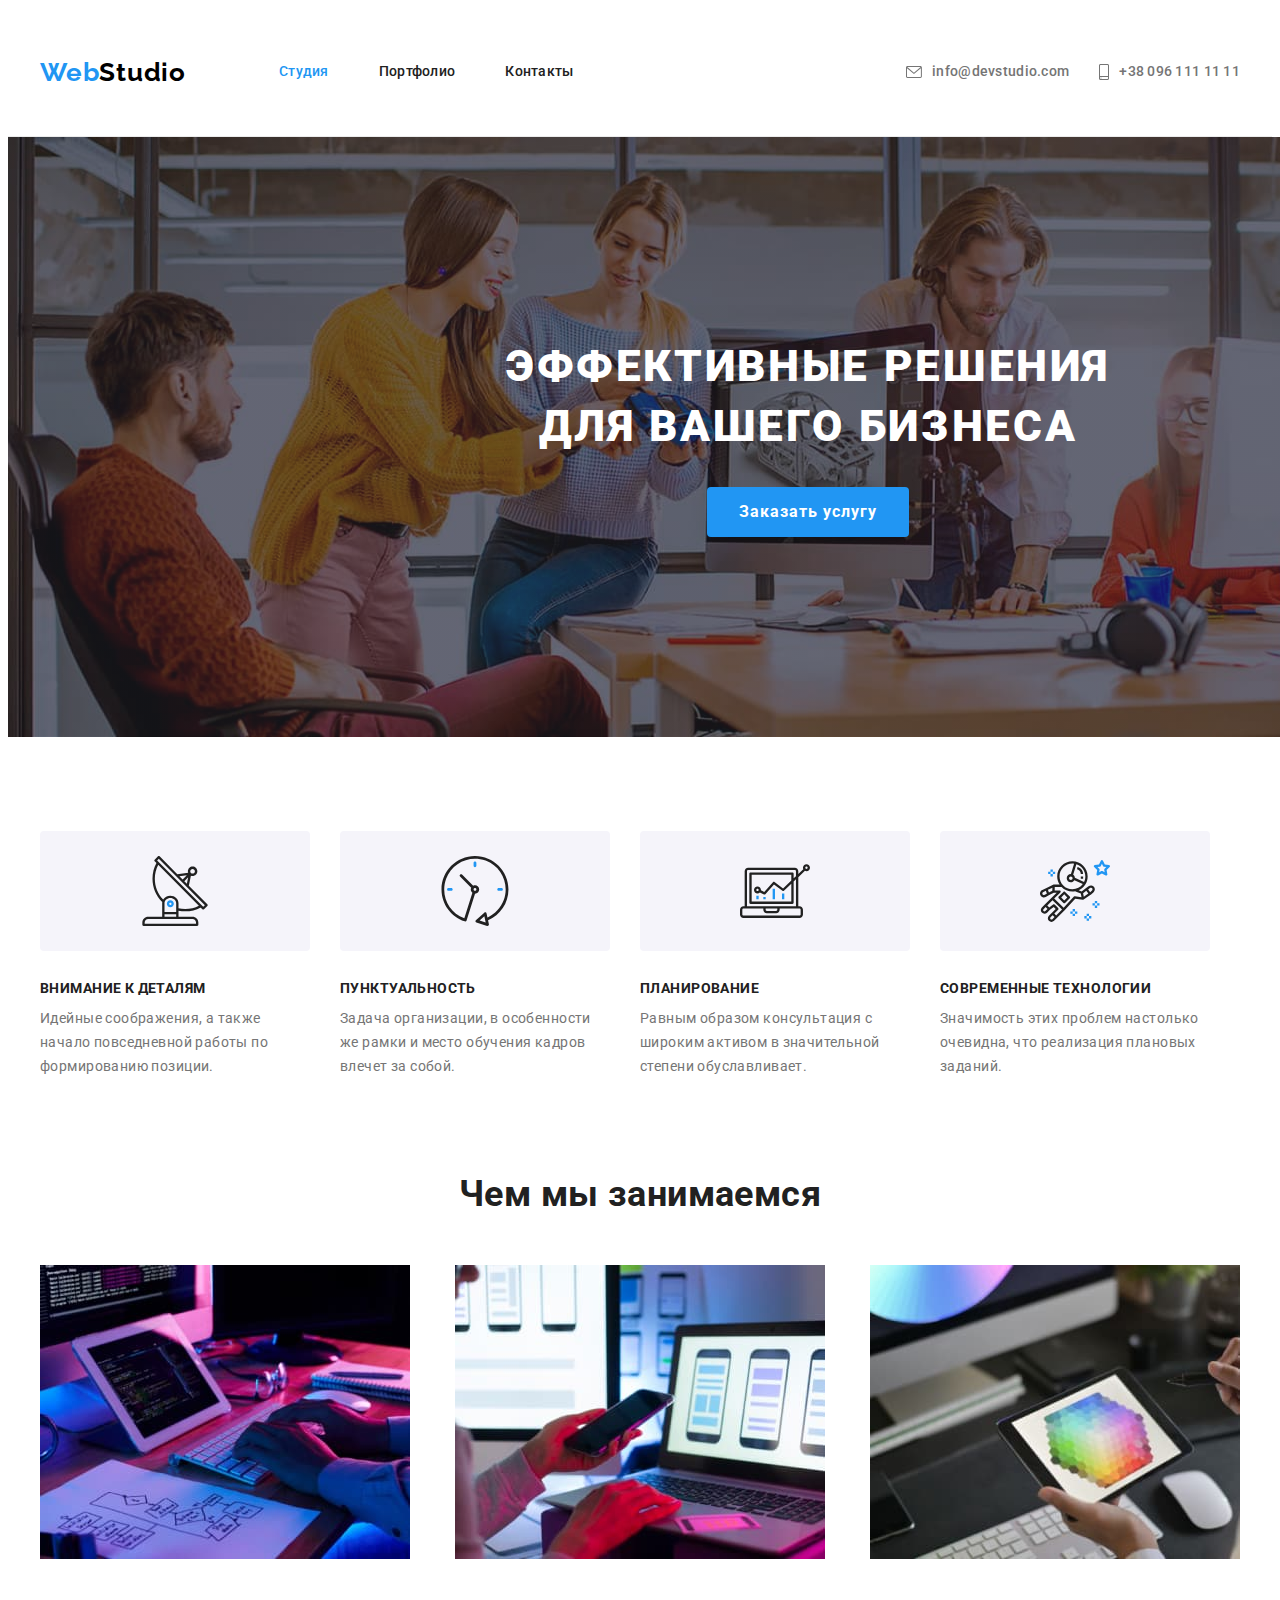
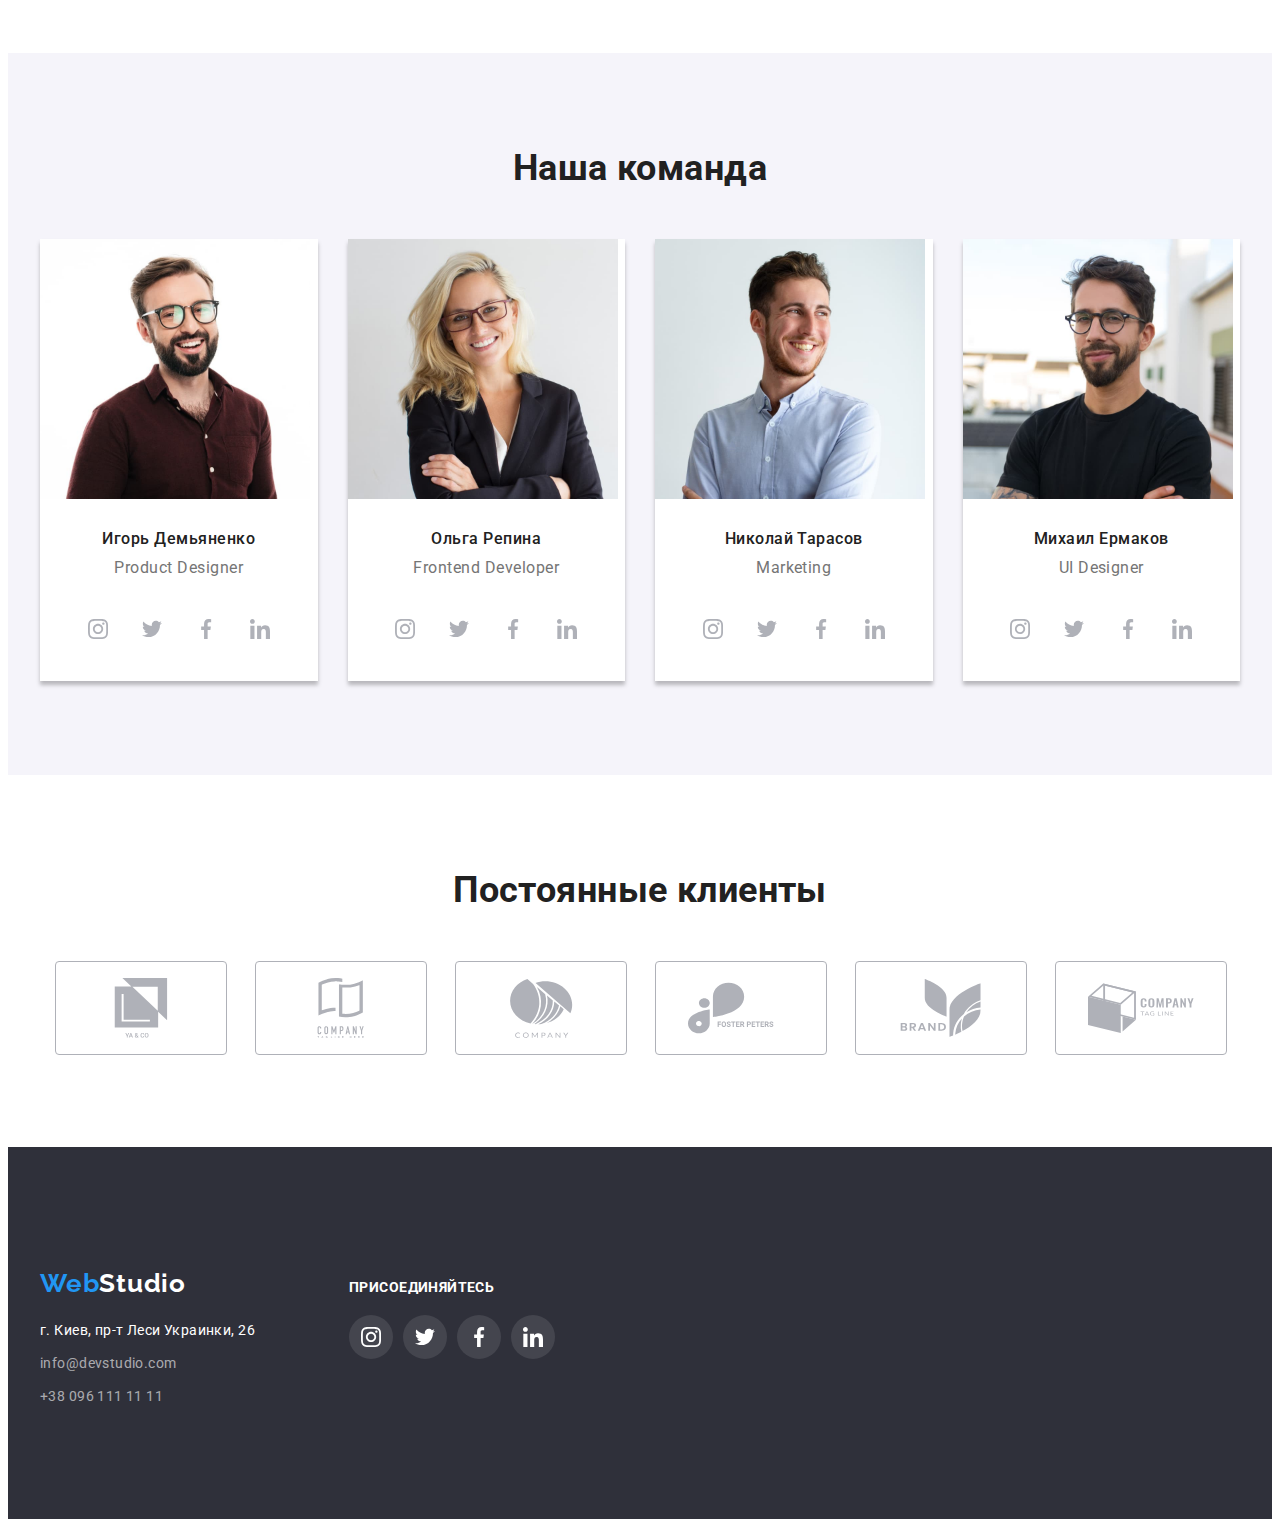
<file: index.html>
<!DOCTYPE html>
<html lang="ru">

<head>
    <meta charset="UTF-8">
    <meta http-equiv="X-UA-Compatible" content="IE=edge">
    <meta name="viewport" content="width=device-width, initial-scale=1.0">
    <title>WebStudio</title>
    <link rel="preconnect" href="https://fonts.googleapis.com">
    <link rel="preconnect" href="https://fonts.gstatic.com" crossorigin>
    <link href="https://fonts.googleapis.com/css2?family=Raleway:wght@700&family=Roboto:wght@400;500;700;900&display=swap"
    rel="stylesheet">
    <link rel="stylesheet" href="https://cdnjs.cloudflare.com/ajax/libs/modern-normalize/1.1.0/modern-normalize.min.css"
        integrity="sha512-wpPYUAdjBVSE4KJnH1VR1HeZfpl1ub8YT/NKx4PuQ5NmX2tKuGu6U/JRp5y+Y8XG2tV+wKQpNHVUX03MfMFn9Q=="
        crossorigin="anonymous" referrerpolicy="no-referrer" />
    <link rel="stylesheet" href="./css/styles.css">
</head>    
    <body>
        <header class="header">
            <div class="container header-container">
                <nav class="navigation">
                    <a class="logo link" href="" lang="en">Web<span class="colorchange">Studio</span></a>
                    <ul class="nav-list list">
                        <li class="item">
                            <a class="nav-list-link link current" href="./index.html">Студия</a>
                        </li>
                        <li class="item">
                            <a class="nav-list-link link" href="./portfolio.html">Портфолио</a>
                        </li>
                        <li class="item">
                            <a class="nav-list-link link" href="">Контакты</a>
                        </li>
                    </ul>
                </nav>
                <ul class="contact-list list">
                    <li><a class="contact-link contact-mail link" href="mailto:info@devstudio.com"><svg class="contact-icon" width="16" height="12"><use href="./images/icons.svg#icon-envelope"></use></svg>info@devstudio.com</a></li>
                    <li><a class="contact-link contact-number link" href="tel:+38096111111"><svg class="contact-icon" width="10" height="16"><use href="./images/icons.svg#icon-smartphone"></use></svg>+38 096 111 11 11</a></li>
                </ul>
            </div>
        </header>
    <main>
        <div class="hero">
            <section class="hero-section">
                <div class="container">
                    <h1 class="main-tittle">Эффективные решения для вашего бизнеса</h1>
                     <button class="modal-btn" type="button">Заказать услугу</button>
                </div>
            </section>
        </div>
            
            <section class=" section feature">
                <div class="container">
                    <h2 class="tittle" hidden>Наши преимущества</h2>
                        <ul class="feature-list list">
                            <li class="feature-item">
                                <div class="feature-box-icon">
                                    <svg class="feature-icon" width="70" height="70"><use href="./images/icons.svg#icon-antenna"></use></svg>
                                </div>
                                <h3 class="subtittle">Внимание к деталям</h3>
                                <p class="text">Идейные соображения, а также начало повседневной работы по формированию позиции.</p>
                            </li>
                            <li class="feature-item">
                                <div class="feature-box-icon">
                                    <svg class="feature-icon" width="70" height="70"><use href="./images/icons.svg#icon-clock"></use></svg>
                                </div>
                                <h3 class="subtittle">Пунктуальность</h3>
                                <p class="text">Задача организации, в особенности же рамки и место обучения кадров влечет за собой.</p>
                            </li>
                            <li class="feature-item">
                                <div class="feature-box-icon">
                                    <svg class="feature-icon" width="70" height="70"><use href="./images/icons.svg#icon-diagram"></use></svg>
                                </div>
                                <h3 class="subtittle">Планирование</h3>
                                <p class="text">Равным образом консультация с широким активом в значительной степени обуславливает.</p>
                            <li class="feature-item">
                                <div class="feature-box-icon">
                                    <svg class="feature-icon" width="70" height="70"><use href="./images/icons.svg#icon-astronaut"></use></svg>
                                </div>
                                <h3 class="subtittle">Современные технологии</h3>
                                <p class="text">Значимость этих проблем настолько очевидна, что реализация плановых заданий.</p>
                            </li>
                        </ul>
                </div>
            </section>
            
            <section class="section services">
                <div class="container">
                    <h2 class="tittle">Чем мы занимаемся</h2>
                    <ul class="services-list list">
                        <li><img src="./images/card1.jpg" alt="Кодировка" width="370" height="294"></li>
                        <li><img src="./images/card2.jpg" alt="Дизайн" width="370" height="294"></li>
                        <li><img src="./images/card3.jpg" alt="Оформление" width="370" height="294"></li>
                    </ul>
                </div>
            </section>

            <section class="section team">
                <div class="container">
                    <h2 class="tittle">Наша команда</h2>
                    <ul class="team-list list">
                        <li class="team-card">
                            <img  class="card" src="./images/igor.jpg" alt="Игорь Демьяненко" width="270" height="260">
                            <div class="container-team">
                                <p class="name">Игорь Демьяненко</p>
                                <p class="text"><span lang="en">Product Designer</span></p>
                                <ul class="team-soc-list list">
                                    <li class="team-soc-item">
                                        <a href="" class="team-soc-link link"><svg class="team-soc-icon" width="20" height="20"><use href="./images/icons.svg#icon-instagram"></use></svg></a>
                                    </li>
                                    <li class="team-soc-item">
                                        <a href="" class="team-soc-link link"><svg class="team-soc-icon" width="20" height="20"><use href="./images/icons.svg#icon-twitter"></use></svg></a>
                                    </li>
                                    <li class="team-soc-item">
                                        <a href="" class="team-soc-link link"><svg class="team-soc-icon" width="20" height="20"><use href="./images/icons.svg#icon-facebook"></use></svg></a>
                                    </li>
                                    <li class="team-soc-item">
                                        <a href="" class="team-soc-link link"><svg class="team-soc-icon" width="20" height="20"><use href="./images/icons.svg#icon-linkedin"></use></svg></a>
                                    </li>
                                </ul>
                            </div>
                        </li>
                        <li class="team-card">
                            <img  class="card" src="./images/olha.jpg" alt="Ольга Репина" width="270" height="260">
                            <div class="container-team">
                                <p class="name">Ольга Репина</p>
                                <p class="text"><span lang="en">Frontend Developer</span></p>
                                <ul class="team-soc-list list">
                                    <li class="team-soc-item">
                                        <a href="" class="team-soc-link link"><svg class="team-soc-icon" width="20" height="20"><use href="./images/icons.svg#icon-instagram"></use></svg></a>
                                    </li>
                                    <li class="team-soc-item">
                                        <a href="" class="team-soc-link link"><svg class="team-soc-icon" width="20" height="20"><use href="./images/icons.svg#icon-twitter"></use></svg></a>
                                    </li>
                                    <li class="team-soc-item">
                                        <a href="" class="team-soc-link link"><svg class="team-soc-icon" width="20" height="20"><use href="./images/icons.svg#icon-facebook"></use></svg></a>
                                    </li>
                                    <li class="team-soc-item">
                                        <a href="" class="team-soc-link link"><svg class="team-soc-icon" width="20" height="20"><use href="./images/icons.svg#icon-linkedin"></use></svg></a>
                                    </li>
                                </ul>
                            </div>
                            </li>
                            <li class="team-card">
                                <img  class="card" src="./images/nik.jpg" alt="Николай Тарасов" width="270" height="260">
                                <div class="container-team">
                                    <p class="name">Николай Тарасов</p>
                                    <p class="text"><span lang="en">Marketing</span></p>
                                    <ul class="team-soc-list list">
                                        <li class="team-soc-item">
                                            <a href="" class="team-soc-link link"><svg class="team-soc-icon" width="20" height="20"><use href="./images/icons.svg#icon-instagram"></use></svg></a>
                                        </li>
                                        <li class="team-soc-item">
                                            <a href="" class="team-soc-link link"><svg class="team-soc-icon" width="20" height="20"><use href="./images/icons.svg#icon-twitter"></use></svg></a>
                                        </li>
                                        <li class="team-soc-item">
                                            <a href="" class="team-soc-link link"><svg class="team-soc-icon" width="20" height="20"><use href="./images/icons.svg#icon-facebook"></use></svg></a>
                                        </li>
                                        <li class="team-soc-item">
                                            <a href="" class="team-soc-link link"><svg class="team-soc-icon" width="20" height="20"><use href="./images/icons.svg#icon-linkedin"></use></svg></a>
                                        </li>
                                    </ul>
                                </div>
                            </li>
                            <li class="team-card">
                                <img  class="card" src="./images/miha.jpg" alt="Михаил Ермаков" width="270" height="260">
                                <div class="container-team">
                                    <p class="name">Михаил Ермаков</p>
                                    <p class="text"><span lang="en">UI Designer</span></p>
                                    <ul class="team-soc-list list">
                                        <li class="team-soc-item">
                                            <a href="" class="team-soc-link link"><svg class="team-soc-icon" width="20" height="20"><use href="./images/icons.svg#icon-instagram"></use></svg></a>
                                        </li>
                                        <li class="team-soc-item">
                                            <a href="" class="team-soc-link link">
                                            <svg class="team-soc-icon" width="20" height="20"><use href="./images/icons.svg#icon-twitter"></use></svg></a>
                                        </li>
                                        <li class="team-soc-item">
                                            <a href="" class="team-soc-link link"><svg class="team-soc-icon" width="20" height="20"><use href="./images/icons.svg#icon-facebook"></use></svg></a>
                                        </li>
                                        <li class="team-soc-item">
                                            <a href="" class="team-soc-link link"><svg class="team-soc-icon" width="20" height="20"><use href="./images/icons.svg#icon-linkedin"></use></svg></a>
                                        </li>
                                    </ul>
                                </div>
                            </li>
                        </ul>
                </div>
            </section>

            <section class="section clients">
                <div class="container">
                    <h2 class="tittle">Постоянные клиенты</h2>
                    <ul class="clients-list list">
                        <li class="clients-item">
                            <a href="" class="clients-link link"><svg class="client-icon" width="106" height="60"><use href="./images/icons.svg#icon-yago"></use></svg></a>
                        </li>
                        <li class="clients-item">
                            <a href="" class="clients-link link"><svg class="client-icon" width="106" height="60"><use href="./images/icons.svg#icon-tagline"></use></svg></a>
                        </li>
                        <li class="clients-item">
                            <a href="" class="clients-link link"><svg class="client-icon" width="106" height="60"><use href="./images/icons.svg#icon-company"></use></svg></a>
                        </li>
                        <li class="clients-item">
                            <a href="" class="clients-link link"><svg class="client-icon" width="106" height="60"><use href="./images/icons.svg#icon-foster"></use></svg></a>
                        </li>
                        <li class="clients-item">
                            <a href="" class="clients-link link"><svg class="client-icon" width="106" height="60"><use href="./images/icons.svg#icon-brand"></use></svg></a>
                        </li>
                        <li class="clients-item">
                            <a href="" class="clients-link link"><svg class="client-icon" width="106" height="60"><use href="./images/icons.svg#icon-tagline2"></use></svg></a>
                        </li>
                    </ul>
                </div>
            </section>
        </main>
        <footer class="footer">
            <div class="container footer-container">
               <div class="footer-contacts">
                    <a class="logo link" href="" lang="en">Web<span class="colorchange2">Studio</span></a>
                    <address>
                        <ul class="adress-list list">
                            <li><a class="adress link" href="https://goo.gl/maps/C1mBxbA49cGfkKHG9" target="_blank" rel="noopener, noreferrer, nofollow">г. Киев, пр-т Леси Украинки, 26</a></li>
                            <li><a class="contact-mail link" href="mailto:info@devstudio.com">info@devstudio.com</a></li>
                            <li><a class="contact-number link" href="tel:+38096111111">+38 096 111 11 11</a></li>
                        </ul>
                    </address>
                </div>
                <div class="footer-soc">
                    <h3 class="footer-soc-tittle">Присоединяйтесь</h3>
                    <ul class="footer-soc-list list">
                        <li class="footer-soc-item">
                            <a href="" class="footer-soc-link link"><svg class="footer-soc-icon" width="20" height="20"><use href="./images/icons.svg#icon-instagram"></use></svg></a>
                        </li>
                        <li class="footer-soc-item">
                            <a href="" class="footer-soc-link link"><svg class="footer-soc-icon" width="20" height="20"><use href="./images/icons.svg#icon-twitter"></use></svg></a>
                        </li>
                        <li class="footer-soc-item">
                            <a href="" class="footer-soc-link link"><svg class="footer-soc-icon" width="20" height="20"><use href="./images/icons.svg#icon-facebook"></use></svg></a>
                        </li>
                        <li class="footer-soc-item">
                            <a href="" class="footer-soc-link link"><svg class="footer-soc-icon" width="20" height="20"><use href="./images/icons.svg#icon-linkedin"></use></svg></a>
                        </li>
                    </ul>
                </div>
            </div>
        </footer>
    </body>
</html>
</file>
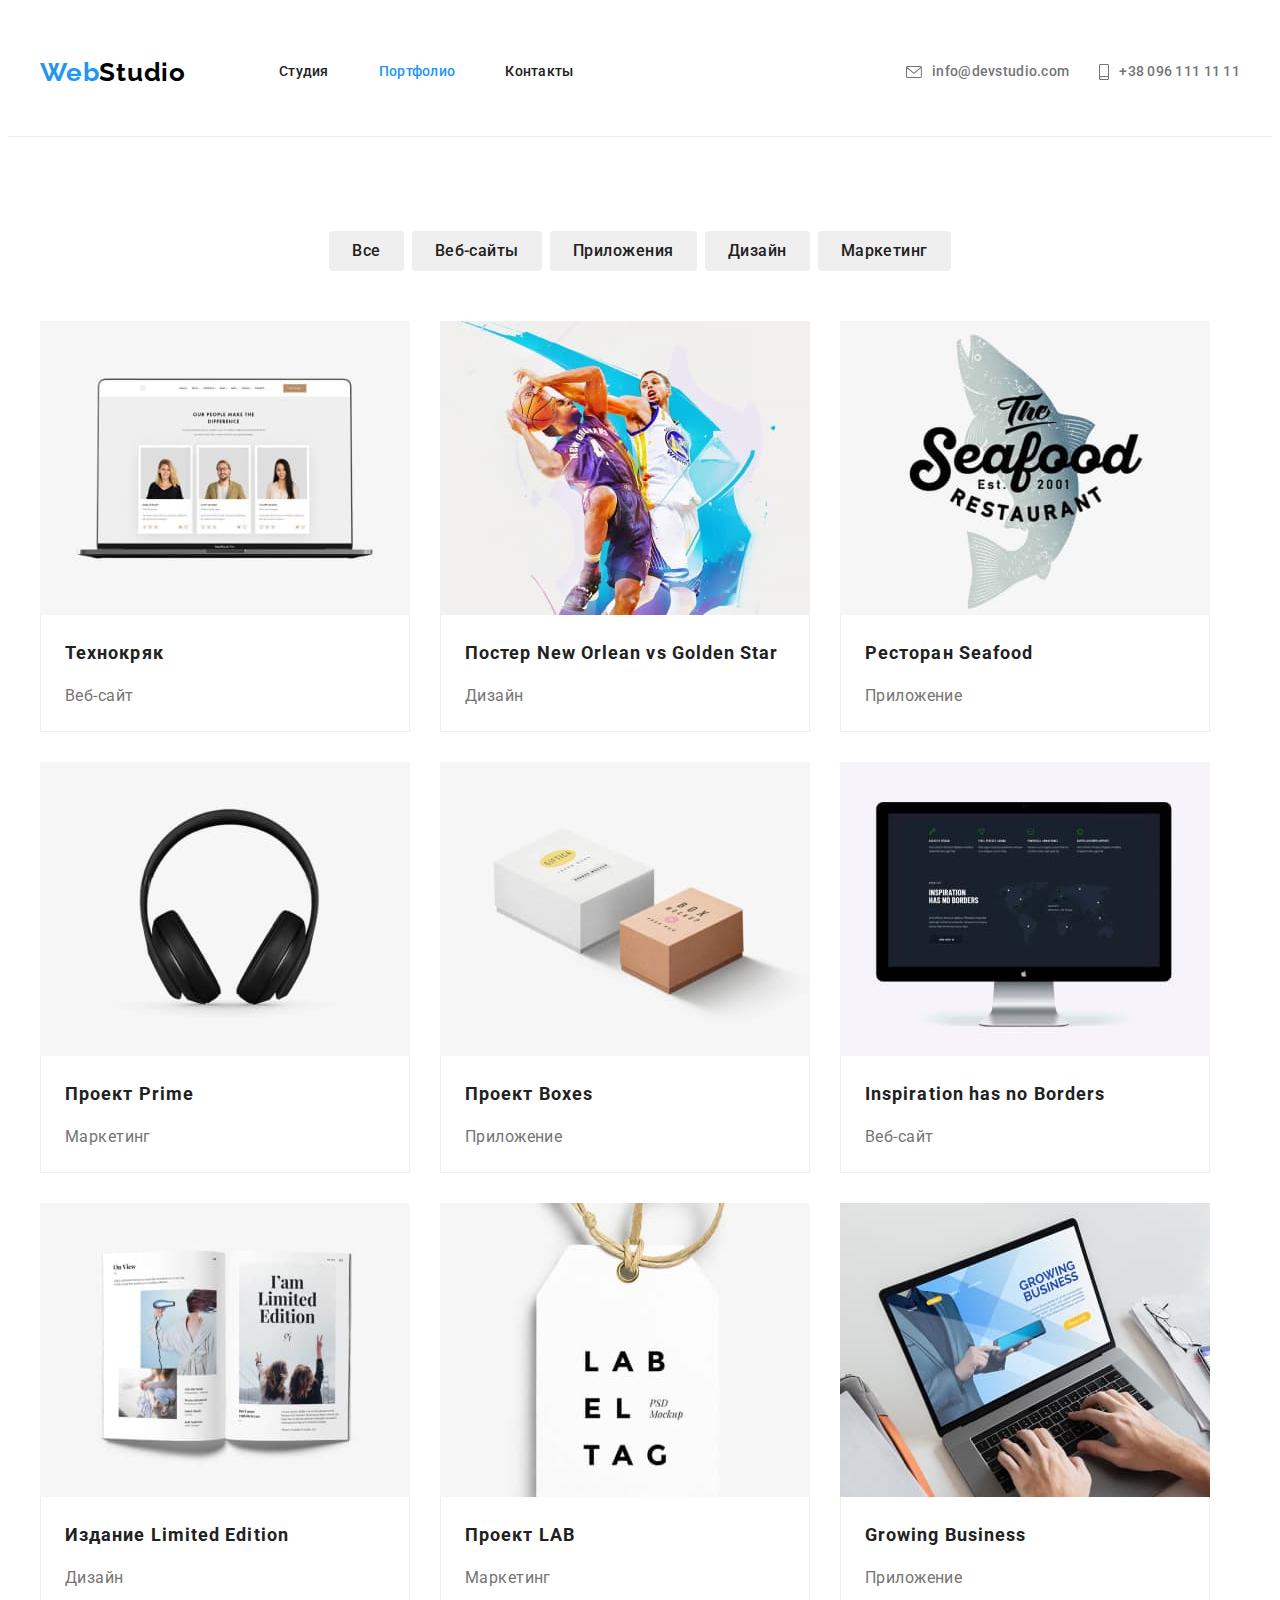
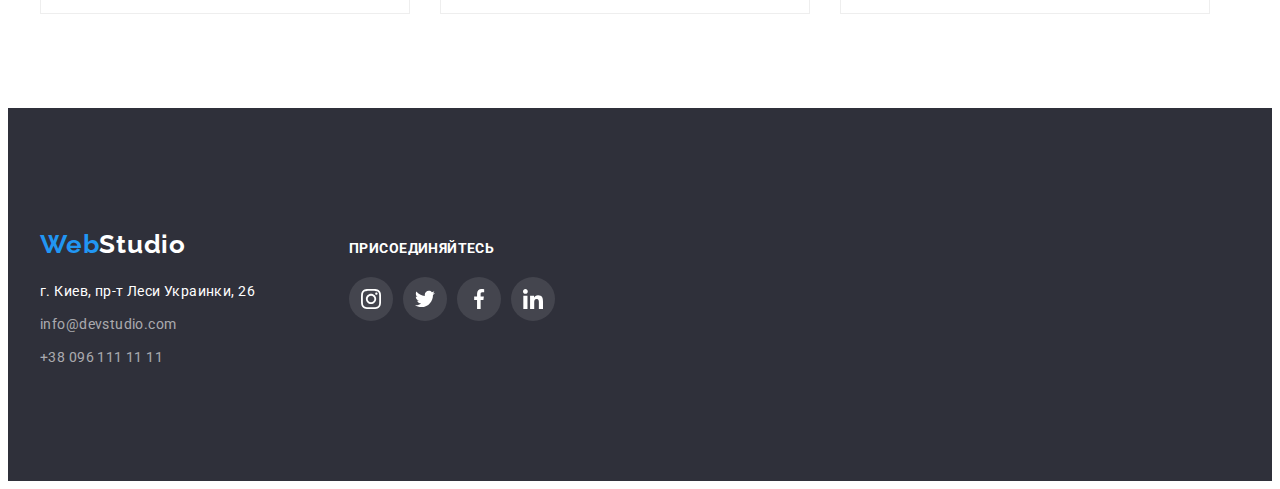
<file: portfolio.html>
<!DOCTYPE html>
<html lang="ru">

<head>
    <meta charset="UTF-8">
    <meta http-equiv="X-UA-Compatible" content="IE=edge">
    <meta name="viewport" content="width=device-width, initial-scale=1.0">
    <title>WebStudio</title>
    <link rel="preconnect" href="https://fonts.googleapis.com">
    <link rel="preconnect" href="https://fonts.gstatic.com" crossorigin>
    <link
        href="https://fonts.googleapis.com/css2?family=Raleway:wght@700&family=Roboto:wght@400;500;700;900&display=swap"
        rel="stylesheet">
    <link rel="stylesheet" href="https://cdnjs.cloudflare.com/ajax/libs/modern-normalize/1.1.0/modern-normalize.min.css"
            integrity="sha512-wpPYUAdjBVSE4KJnH1VR1HeZfpl1ub8YT/NKx4PuQ5NmX2tKuGu6U/JRp5y+Y8XG2tV+wKQpNHVUX03MfMFn9Q=="
            crossorigin="anonymous" referrerpolicy="no-referrer" />
    <link rel="stylesheet" href="./css/styles.css">
</head>
<body>
    <header class="header">
        <div class="container header-container">
            <nav class="navigation">
                <a class="logo link" href="" lang="en">Web<span class="colorchange">Studio</span></a>
                <ul class="nav-list list">
                    <li class="item">
                        <a class="nav-list-link link" href="./index.html">Студия</a>
                    </li>
                    <li class="item">
                        <a class="nav-list-link link current" href="./portfolio.html">Портфолио</a>
                    </li>
                    <li class="item">
                        <a class="nav-list-link link" href="">Контакты</a>
                    </li>
                </ul>
            </nav>
        <ul class="contact-list list">
            <li><a class="contact-link contact-mail link" href="mailto:info@devstudio.com"><svg class="contact-icon" width="16" height="12"><use href="./images/icons.svg#icon-envelope"></use></svg>info@devstudio.com</a></li>
            <li><a class="contact-link contact-number link" href="tel:+38096111111"><svg class="contact-icon" width="10" height="16"><use href="./images/icons.svg#icon-smartphone"></use></svg>+38 096 111 11 11</a></li>
        </ul>
        </div>
        </header>
        </div>
    </header> 
<main>
    <section class="section hero-portfolio">
        <h1 hidden>Портфолио</h1>
        <div class="container">
            <ul class="filter-list list">
                <li class="filter"><button class="filter-btn" type="button">Все</button></li>
                <li class="filter"><button class="filter-btn" type="button">Веб-сайты</button></li>
                <li class="filter"><button class="filter-btn" type="button">Приложения</button></li>
                <li class="filter"><button class="filter-btn" type="button">Дизайн</button></li>
                <li class="filter"><button class="filter-btn" type="button">Маркетинг</button></li>
            </ul>
            <ul class="project-list list">
                <li class="project">
                    <a class="link" href=""><img src="./images/imgportfolio/technokpiak.jpg" alt="Технокряк" width="370" height="294">
                        <div class="text-box">
                            <h2 class="subtittle">Технокряк</h2>
                            <p class="text">Веб-сайт</p>
                        </div>
                    </a>
                </li>
                <li class="project">
                    <a class="link" href=""><img src="./images/imgportfolio/neworlean.jpg" alt="Постер" width="370" height="294">
                        <div class="text-box">
                            <h2 class="subtittle">Постер<span lang="en"> New Orlean vs Golden Star</span></h2>
                            <p class="text">Дизайн</p>
                        </div>
                    </a>
                </li>
                <li class="project">
                    <a class="link" href=""><img src="./images/imgportfolio/seafood.jpg" alt="Ресторан" width="370" height="294">
                        <div class="text-box">
                            <h2 class="subtittle">Ресторан<span lang="en"> Seafood</span></h2>
                            <p class="text">Приложение</p>
                        </div>
                    </a>
                </li>
                <li class="project">
                    <a class="link" href=""><img src="./images/imgportfolio/prime.jpg" alt="Прайм" width="370" height="294">
                        <div class="text-box">
                            <h2 class="subtittle">Проект<span lang="en"> Prime</span></h2>
                            <p class="text">Маркетинг</p>
                        </div>
                    </a>
                </li>
                <li class="project">
                    <a class="link" href=""><img src="./images/imgportfolio/boxes.jpg" alt="Коробки" width="370" height="294">
                        <div class="text-box">
                            <h2 class="subtittle">Проект<span lang="en"> Boxes</span></h2>
                            <p class="text">Приложение</p>
                        </div>
                    </a>
                </li>
                <li class="project">
                    <a class="link" href=""><img src="./images/imgportfolio/inspiration.jpg" alt="Вдохновение без грарниц" width="370" height="294">
                        <div class="text-box">
                            <h2 class="subtittle"><span lang="en">Inspiration has no Borders</span></h2>
                            <p class="text">Веб-сайт</p>
                        </div>
                    </a>
                </li>
                <li class="project">
                    <a class="link" href=""><img src="./images/imgportfolio/limited.jpg" alt="Издание Лимитед" width="370" height="294">
                        <div class="text-box">
                            <h2 class="subtittle">Издание<span lang="en"> Limited Edition</span></h2>
                            <p class="text">Дизайн</p>
                        </div>
                    </a>
                </li>
                <li class="project">
                    <a class="link" href=""><img src="./images/imgportfolio/lab.jpg" alt="Проект ЛАБ" width="370" height="294">
                        <div class="text-box">
                            <h2 class="subtittle">Проект<span lang="en"> LAB</span></h2>
                            <p class="text">Маркетинг</p>
                        </div>
                    </a>
                </li>
                <li class="project">
                    <a class="link" href=""><img src="./images/imgportfolio/growing.jpg" alt="Растущий бизнес" width="370" height="294">
                        <div class="text-box">
                            <h2 class="subtittle"><span lang="en">Growing Business</span></h2>
                            <p class="text">Приложение</p>
                        </div>
                    </a>
                </li>
            </ul>
        </div> 
    </section>
</main>
<footer class="footer">
    <div class="container footer-container">
        <div class="footer-contacts">
            <a class="logo link" href="" lang="en">Web<span class="colorchange2">Studio</span></a>
            <address>
                <ul class="adress-list list">
                    <li><a class="adress link" href="https://goo.gl/maps/C1mBxbA49cGfkKHG9" target="_blank"
                            rel="noopener, noreferrer, nofollow">г. Киев, пр-т Леси Украинки, 26</a></li>
                    <li><a class="contact-mail link" href="mailto:info@devstudio.com">info@devstudio.com</a></li>
                    <li><a class="contact-number link" href="tel:+38096111111">+38 096 111 11 11</a></li>
                </ul>
            </address>
        </div>
        <div class="footer-soc">
            <h3 class="footer-soc-tittle">Присоединяйтесь</h3>
            <ul class="footer-soc-list list">
                <li class="footer-soc-item">
                    <a href="" class="footer-soc-link link"><svg class="footer-soc-icon" width="20" height="20">
                            <use href="./images/icons.svg#icon-instagram"></use>
                        </svg></a>
                </li>
                <li class="footer-soc-item">
                    <a href="" class="footer-soc-link link"><svg class="footer-soc-icon" width="20" height="20">
                            <use href="./images/icons.svg#icon-twitter"></use>
                        </svg></a>
                </li>
                <li class="footer-soc-item">
                    <a href="" class="footer-soc-link link"><svg class="footer-soc-icon" width="20" height="20">
                            <use href="./images/icons.svg#icon-facebook"></use>
                        </svg></a>
                </li>
                <li class="footer-soc-item">
                    <a href="" class="footer-soc-link link"><svg class="footer-soc-icon" width="20" height="20">
                            <use href="./images/icons.svg#icon-linkedin"></use>
                        </svg></a>
                </li>
            </ul>
        </div>
    </div>
</footer>
</body>
</html>
</file>
<file: css/styles.css>
:root {
    --primary-font-family:'Roboto',
        sans-serif;
    --secondary-font-family:'Raleway',
        sans-serif;
    --primary-text-color-theme-light: #757575;
    --secondary-text-color-theme-light: #212121;
    --primary-text-color-theme-dark: #FFFFFF99;
    --secondary-text-color-theme-dark: #FFFFFF;
    --accent-color: #2196F3;
    --logo-text-color-top: #000000;
    --primary-background-color: #FFFFFF;
    --secondary-backround-color: #2F303A;
    --section-backround-colour: #F5F4FA;
    --border-color: #EEEEEE;
    --backround-card:#F5F4FA;
    --main-icon-color: #AFB1B8;
}

body {
    font-family: var(--primary-font-family);
    font-size: 14px;
    letter-spacing: 0.03em;
    color: var(--primary-text-color-theme-light);
    background-color: var(--primary-background-color);
}

h1, h2, h3, p {
    margin-top: 0px;
    margin-bottom: 0px;
}

ul, ol {
    margin-top: 0px;
    margin-bottom: 0;
    padding-left: 0;
}

img {
    display: block;
}

.section {
    padding: 94px 0px;
}

/*===HEADER===*/

.header {
    padding-top: 24px;
    padding-bottom: 24px;
    border-bottom: 1px solid #ececec;
}
.container {
    width: 1200px;
    padding-left: 15px;
    padding-right: 15px;
    margin-left: auto;
    margin-right: auto;
}
.header-container {
    display: flex;
    align-items: center;
}

.navigation {
    display: flex;
}

.nav-list {
    display: flex;
    align-items: center;
}


.list {
    list-style: none;
}

.link {
    text-decoration: none;
}

.logo {
    margin-right: 93px;
    font-family: var(--secondary-font-family);
    font-weight: 700;
    font-size: 26px;
    line-height: 1.19;
    letter-spacing: 0.03em;
    color: var(--accent-color);
}

.colorchange {
    color:var(--logo-text-color-top);
}

.nav-list .item +.item {
    margin-left: 50px;
}

.nav-list-link {
    display: block;
    
    font-weight: 500;
    font-size: 14px;
    line-height: 1.14;
    letter-spacing: 0.02em;
    color: var(--secondary-text-color-theme-light);
}

.nav-list-link:hover,
.nav-list-link:focus,
.contact-link:hover,
.contact-link:focus,
.nav-list .link.current {
  color: var(--accent-color);
}

.contact-list {
    display: flex;
    margin-left: auto;
    padding-top: 32px;
    padding-bottom: 32px;
    align-items: center;
}

.contact-link {
    display: flex;
    align-items: center;
    font-weight: 500;
    line-height: 1.14;
    letter-spacing: 0.02em;
    color: var(--primary-text-color-theme-light);
}

.contact-icon {
    fill: var(--primary-text-color-theme-light);
    margin-right:10px;
}


.contact-icon:hover,
.contact-icon:focus {
    fill: var(--accent-color);
}


.contact-mail {
    margin-right: 30px;
}

/*===HERO===*/

.hero {
    background-color: #C4C4C4;
    width: 1600px;
    margin-right: auto;
    margin-left: auto;
    padding: 200px 0px;
    text-align: center;

    background-image: linear-gradient(to right,
            rgba(47, 48, 58, 0.4),
            rgba(47, 48, 58, 0.4)),
            url(../images/fon-hero.jpg); 
    background-repeat: no-repeat;
    background-position: center;
    background-size: cover;
    }



.main-tittle {
    margin: 0 auto 30px auto;
    max-width: 696px;
    font-weight: 900;
    font-size: 44px;
    line-height: 1.36;
    letter-spacing: 0.06em;
    text-align: center;
    text-transform: uppercase;
    color: var(--secondary-text-color-theme-dark);
}

.modal-btn {
    display: block;
    min-width: 200px;
    min-height: 50px;
    padding: 10px 32px;
    margin: 0px auto;
    border: none;
    background: var(--accent-color);
    box-shadow: 0px 4px 4px rgba(0, 0, 0, 0.15);
    border-radius: 4px;
    cursor: pointer;
    
    font-family: var(--primary-font-family);
    font-weight: 700;
    font-size: 16px;
    line-height: 1.88;
    text-align: center;
    letter-spacing: 0.06em;
    color: var(--primary-background-color);
}

/*===FEATURE===*/

.feature-list {
    display: flex;
}

.feature-item {
    width: calc((100% - 120px) / 4);
}

.feature-item:not(:last-child) {
    margin-right: 30px;
}

.subtittle {
    margin-bottom: 10px;
    
    font-weight: 700;
    font-size: 14px;
    line-height: 1.14;
    text-transform: uppercase;
    color: var(--secondary-text-color-theme-light);
}

.feature-list .text {
    font-size: 14px;
    line-height: 1.71;
    letter-spacing: 0.03em;
}

.feature-box-icon {
    display: flex;
    align-items: center;
    justify-content: center;
    height: 120px;
    background-color: var(--section-backround-colour);
    color: var(--primary-text-color-theme-light);
    border-radius: 4px;
    margin-bottom: 30px;
}


/*===SERVICES===*/


.tittle {
    margin-bottom: 50px;

    font-weight: 700;
    font-size: 36px;
    line-height: 1.17;
    text-align: center;
    color: var(--secondary-text-color-theme-light);
}

.section.services {
    padding-top: 0;
}

.services-list {
    display: flex;
    justify-content: space-between;
}

/*===TEAM===*/

.team {
    background-color: var(--section-backround-colour);
}

.team-list {
    display: flex;
    flex-wrap: wrap;
    margin-left: -30px;
    margin-top: -30px;
}
    
.team-card {
    flex-basis: calc((100% - 120px) / 4);
    margin-left: 30px;
    margin-top: 30px;
    box-shadow: 0px 4px 4px 0px #00000040;
    background: var(--primary-background-color);
}   

.card {
    margin-bottom: 30px;
 }

.team-list .name {
    margin-bottom: 10px;
    font-weight: 500;
    font-size: 16px;
    line-height: 1.19;
    text-align: center;
    letter-spacing: 0.03em;
    color: var(--secondary-text-color-theme-light);
}

.team-list .text {
    margin-bottom: 30px;
    font-size: 16px;
    line-height: 1.19;
    text-align: center;
    letter-spacing: 0.03em;
    }

.team-soc-list {
    display: flex;
    justify-content: center;
    margin-top: 16px;
    margin-bottom: 30px;
}

.team-soc-item {
    margin-left: 10px;
}

.team-soc-item:first-child {
    margin-left: 0;
}

.team-soc-link {
    display: flex;
    align-items: center;
    justify-content: center;
    width: 44px;
    height: 44px;
    border-radius: 50%;
    background-color: var(--primary-background-color);
    
    
}

.team-soc-icon {
    fill: var(--main-icon-color);
}

.team-soc-link:hover,
.team-soc-link:focus {
    background-color: var(--accent-color);
    
}

.team-soc-link:hover .team-soc-icon,
.team-soc-link:focus .team-soc-icon {
    fill: var(--secondary-text-color-theme-dark);
}

/*==Clients==*/

.clients {
    background-color: var(--main-footer-color);
    text-align: center;
}

.clients-title {
    margin-bottom: 50px;

    font-size: 36px;
    line-height: 1.17;
    letter-spacing: 0.03em;
    color: var(--main-title-color);
}

.clients-list {
    display: flex;
    justify-content: center;
}

.clients-item {
    width: 170px;
    height: 92px;
    margin-left: 30px;
}

.clients-item:first-child {
    margin-left: 0;
}

.clients-link {
    display: flex;
    align-items: center;
    justify-content: center;
    width: 100%;
    height: 100%;
    border: 1px solid var(--main-icon-color);
    border-radius: 4px;
    color: var(--main-icons-color);
}

.clients-link {
    fill: var(--main-icon-color);
}

.clients-link:hover,
.clients-linkk:focus {
    border-color: var(--accent-color);
}

.clients-link:hover .client-icon,
.clients-link:focus .client-icon {
    fill: var(--accent-color);
}

/*===Footer===*/

.footer {
    padding: 60px 0px;
    background-color: var(--secondary-backround-color);
}

.footer-container {
    display: flex;
    align-items: baseline;
}

.footer-container .logo {
    display: block;
    margin-bottom: 20px;
}


.colorchange2 {
    color: var(--primary-background-color);
}

.adress-list {
    font-style: normal;
    font-weight: 400;
    font-size: 14px;
    line-height: 1.71;
    letter-spacing: 0.03em;
    
}

.adress-list .adress {
    display: inline-block;
    color: var(--secondary-text-color-theme-dark);
    margin-bottom: 9px;
}

.adress-list .contact-mail,
.adress-list .contact-number {
    color: var(--primary-text-color-theme-dark);
}

.adress-list .contact-mail {
    display: inline-block;
    margin-bottom: 9px;
}

.footer-contacts {
    margin-right: 70px;
}

.footer-soc {
    display: inline-block;
    padding-top: 72px;
    padding-bottom: 100px;
}

.footer-soc-list {
    display: flex;
    justify-content: center;
}

.footer-soc-item {
    width: 44px;
    height: 44px;
    margin-left: 10px;
}

.footer-soc-item:first-child {
    margin-left: 0;
}

.footer-soc-link {
    display: flex;
    align-items: center;
    justify-content: center;
    width: 100%;
    height: 100%;
    border-radius: 50%;
    background-color: rgba(255, 255, 255, 0.1);
    color: var(--secondary-text-color-theme-dark);
    }


.footer-soc-icon {
    fill: var(--secondary-text-color-theme-dark);
   
}

.footer-soc-link:hover,
.footer-soc-link:focus {
    background-color: var(--accent-color);
}

.footer-soc-tittle {
    margin-bottom: 20px;
    font-size: 14px;
    line-height: 1.17;
    letter-spacing: 0.03em;
    text-transform: uppercase;
    color: var(--secondary-text-color-theme-dark);
}

/*Портфолиио*/

.filter-list {
    display: flex;
    justify-content: center;
    align-self: flex-start;
    margin-bottom: 50px;
}

.filter-list .filter + .filter {
    margin-left: 8px;
}

.filter-btn {
    display: inline-block;
    padding: 6px 22px;
    border: 1px solid transparent;
    border-radius: 4px;
    
    font-family: var(--primary-font-family);
    font-weight: 500;
    font-size: 16px;
    line-height: 1.62;    
    text-align: center;
    letter-spacing: 0.03em;
    color: var(--secondary-text-color-theme-light);
    cursor: pointer;
}

.filter-btn:hover,
.filter-btn:focus,
.filter-btn:active {
    color: var(--secondary-text-color-theme-dark);
    background-color: var(--accent-color);
    box-shadow: 0px 3px 1px rgba(0, 0, 0, 0.1), 0px 1px 2px rgba(0, 0, 0, 0.08),
            0px 2px 2px rgba(0, 0, 0, 0.12);
}

.project-list {
    display: flex;
    flex-wrap: wrap;
    margin: -15px;
}

.project {
    width: 370px;
    margin: 15px; 
}

.project:hover {
    box-shadow: 0px 1px 1px rgba(0, 0, 0, 0.12), 0px 4px 4px rgba(0, 0, 0, 0.06),
            1px 4px 6px rgba(0, 0, 0, 0.16);
}

.text-box {
    padding: 20px 24px;
    border-left: 1px solid var(--border-color);
    border-right: 1px solid var(--border-color);
    border-bottom: 1px solid var(--border-color);
}


.text-box .subtittle {
    font-weight: 700;
    font-size: 18px;
    line-height: 2;
    letter-spacing: 0.06em;
    color: var(--secondary-text-color-theme-light);
    text-transform: none;
}

.text-box .text {
    font-weight: 400;
    font-size: 16px;
    line-height: 1.88;
    color: var(--primary-text-color-theme-light);
}
</file>
